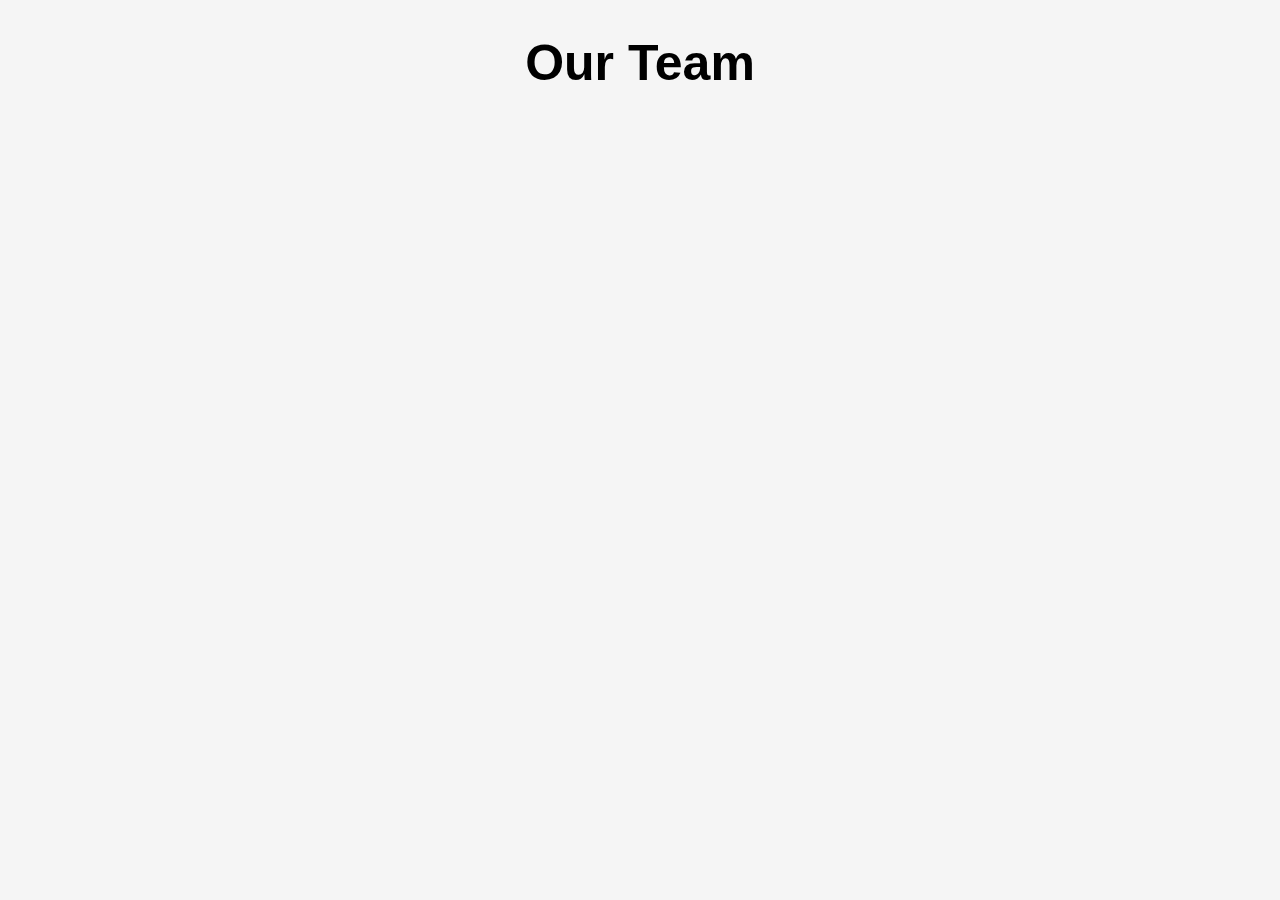
<file: index.html>
<!DOCTYPE html>
<html lang="en">
<head>
    <meta charset="UTF-8">
    <meta name="viewport" content="width=device-width, initial-scale=1.0">
    <meta http-equiv="X-UA-Compatible" content="ie=edge">
    <title>Fetch Example</title>
    <link rel="stylesheet" href="main.css">
    <script src="code.js" defer></script>
</head>
<body>
    <main>
        <h1>Our Team</h1>
        <div id="employees">
            <!-- Employee divs go here -->
        </div>
    </main>
</body>
</html>
</file>
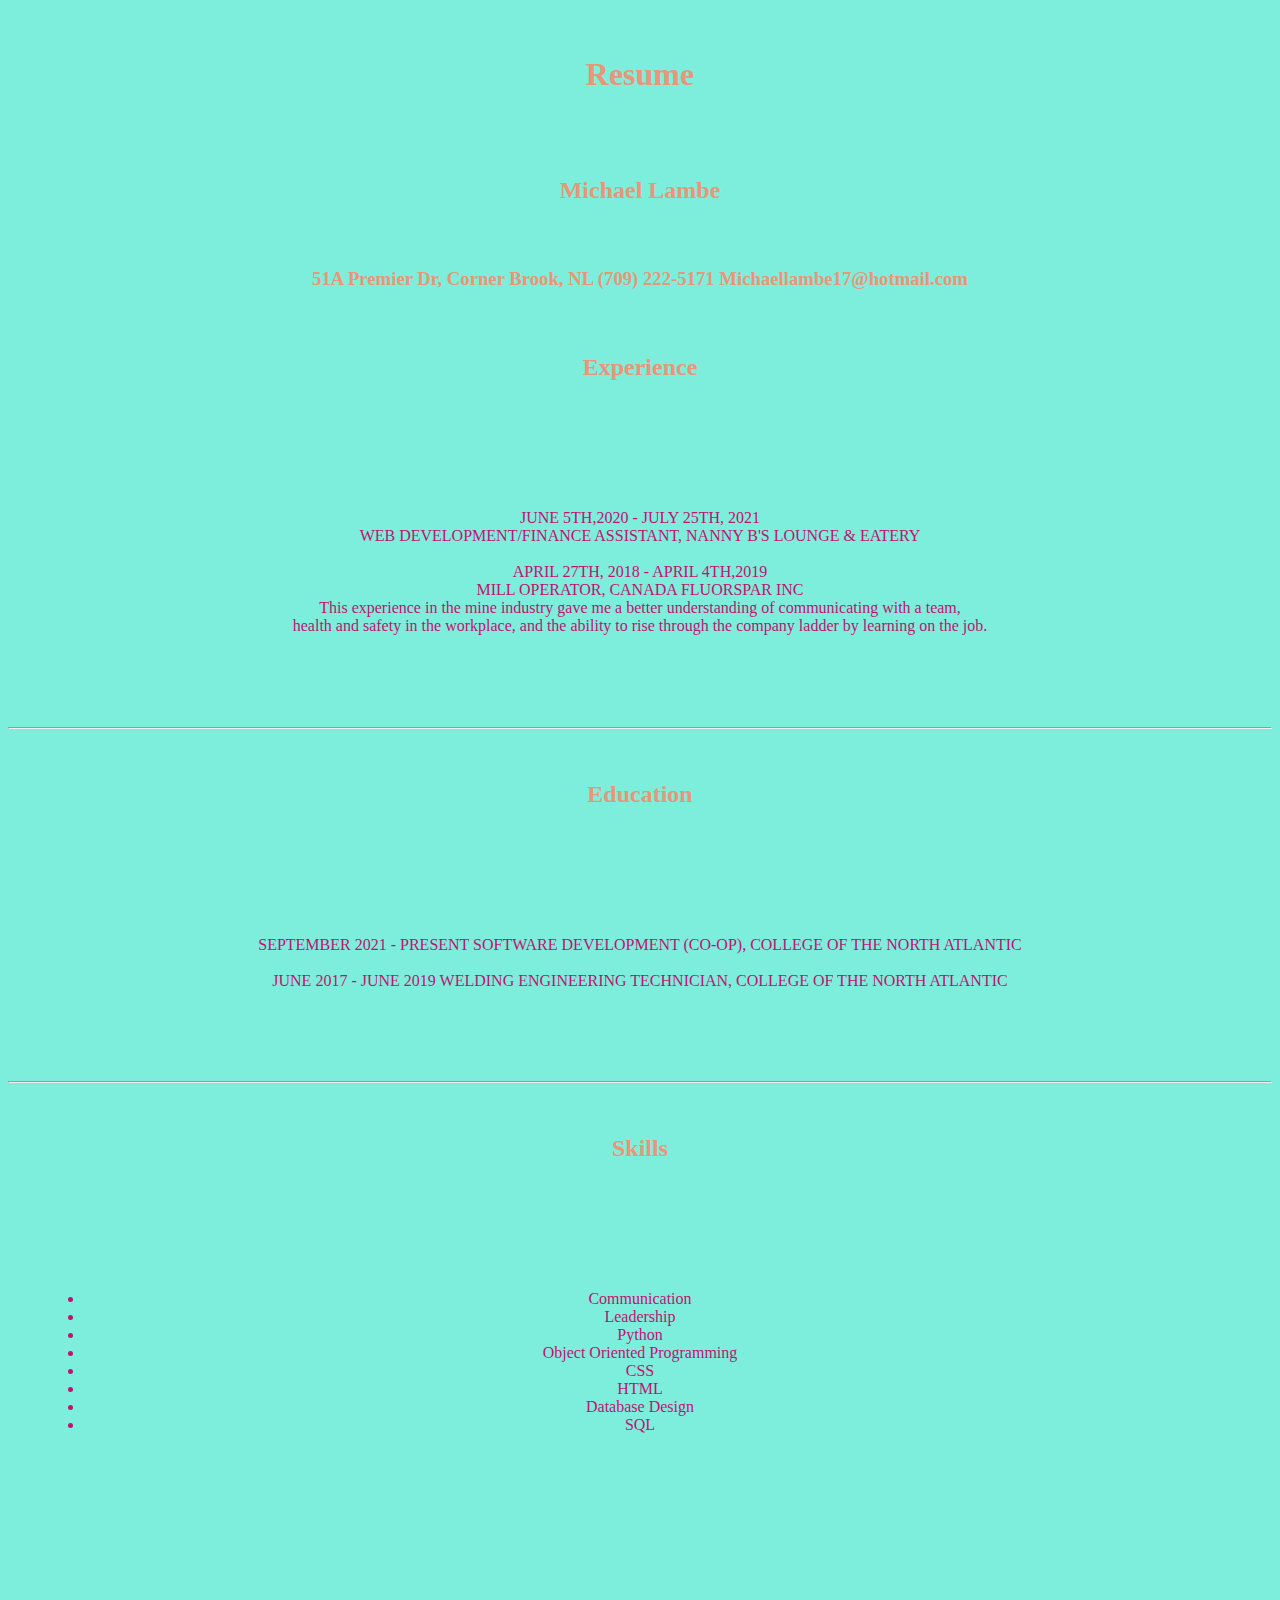
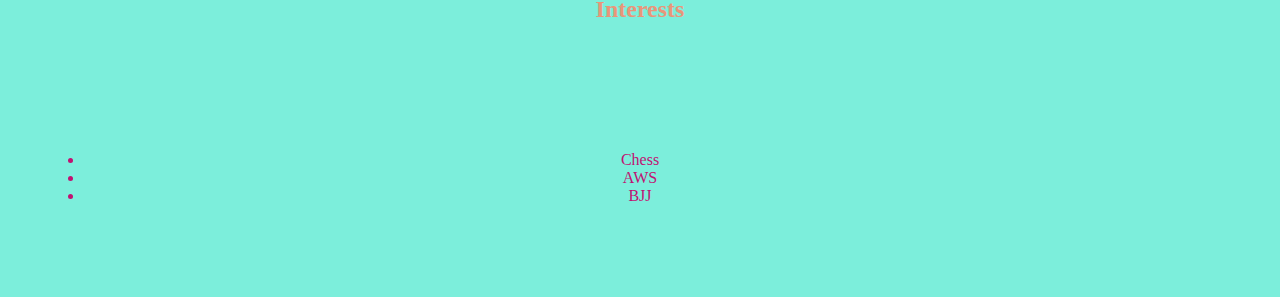
<file: Lab5E3.html>
<!DOCTYPE html>
<html lang="en">
<head>
    <meta charset="UTF-8">
    <meta http-equiv="X-UA-Compatible" content="IE=edge">
    <meta name="viewport" content="width=device-width, initial-scale=1.0">
    <link rel="stylesheet" href="Lab5E3.css">
    <title>Resume</title>
</head>
<body>
    <h1 class="pop">
        Resume
    </h1>
    <h2 class="pop">
        Michael Lambe
    </h2>
    <h3 class="pop">
        51A Premier Dr, Corner Brook, NL 
        (709) 222-5171
        Michaellambe17@hotmail.com
    </h3>
    <h2 class="pop">
        Experience
    </h2>
    <p class="text-pop">
        JUNE 5TH,2020 - JULY  25TH, 2021<br>
        WEB DEVELOPMENT/FINANCE ASSISTANT, NANNY B'S LOUNGE & EATERY<br>
        <br>

        APRIL 27TH, 2018 - APRIL 4TH,2019<br>
        MILL OPERATOR, CANADA FLUORSPAR INC<br>
        This experience in the mine industry gave me a better understanding of communicating with a team,<br>
        health and safety in the workplace, and the ability
         to rise through the company ladder by learning on the job.
        <hr>

    </p>
    <h2 class="pop">
        Education
    </h2>
    <p  class="text-pop">
        SEPTEMBER 2021 - PRESENT
        SOFTWARE DEVELOPMENT (CO-OP), COLLEGE OF THE NORTH ATLANTIC<br>
        <br>
        JUNE 2017 - JUNE 2019
        WELDING ENGINEERING TECHNICIAN, COLLEGE OF THE NORTH ATLANTIC<br>
        <hr>
    </p>
    <h2 class="pop">
        Skills
    </h2>
    <p>
        <ul class="text-pop">
            <li>Communication</li>
            <li>Leadership</li>
            <li>Python</li>
            <li>Object Oriented Programming</li>
            <li>CSS</li>
            <li>HTML</li>
            <li>Database Design</li>
            <li>SQL</li>
        </ul>
        <br>
    </p>
    <h2 class="pop">
        Interests
    </h2>
    <p>
        <ul class="text-pop">
            <li>Chess</li>
            <li>AWS</li>
            <li>BJJ</li>
        </ul>
    </p>
</body>
</html>
</file>
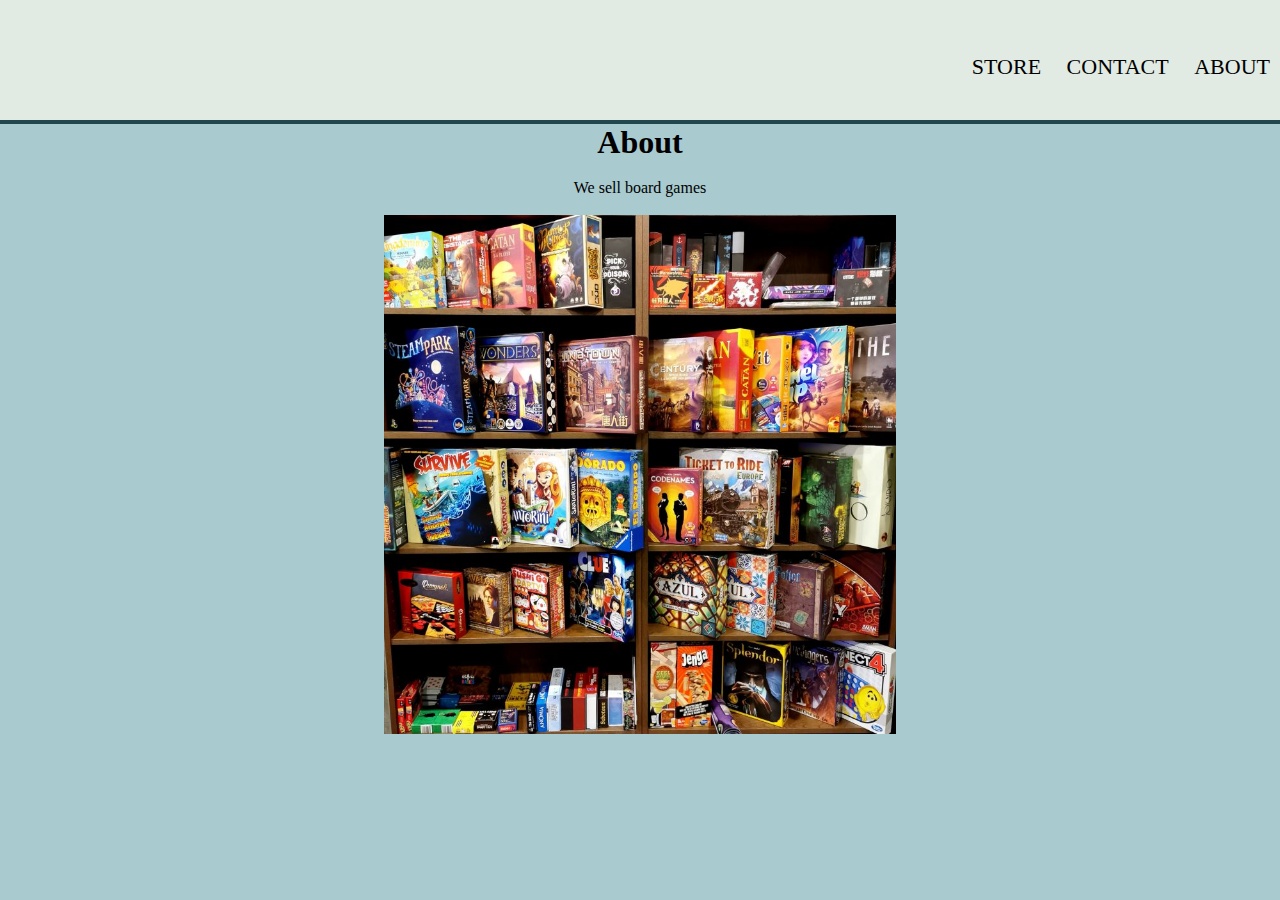
<file: Starting Files/about.html>
<!DOCTYPE html>
<html lang="en">
<head>
    <meta charset="UTF-8">
    <meta http-equiv="X-UA-Compatible" content="IE=edge">
    <meta name="viewport" content="width=device-width, initial-scale=1.0">
    <link rel="stylesheet" href="test2about.css">
    <title>Test 2 - Michael Lambe | About</title>
</head>
<header>
    <nav>
        <div class="navbar">
        <a class="store"  href="store.html">STORE</a>
        <a class="contact" href="contact.html">CONTACT</a>
        <a class="about" href="about.html">ABOUT </a>
    </div>
    </nav>
</header>
<body>
    <h1>About</h1> <br>
    <p>We sell board games</p> <br>
    <img src="imgs/games.jpg" alt="games"> <br>
    
</body>
</html>
</file>
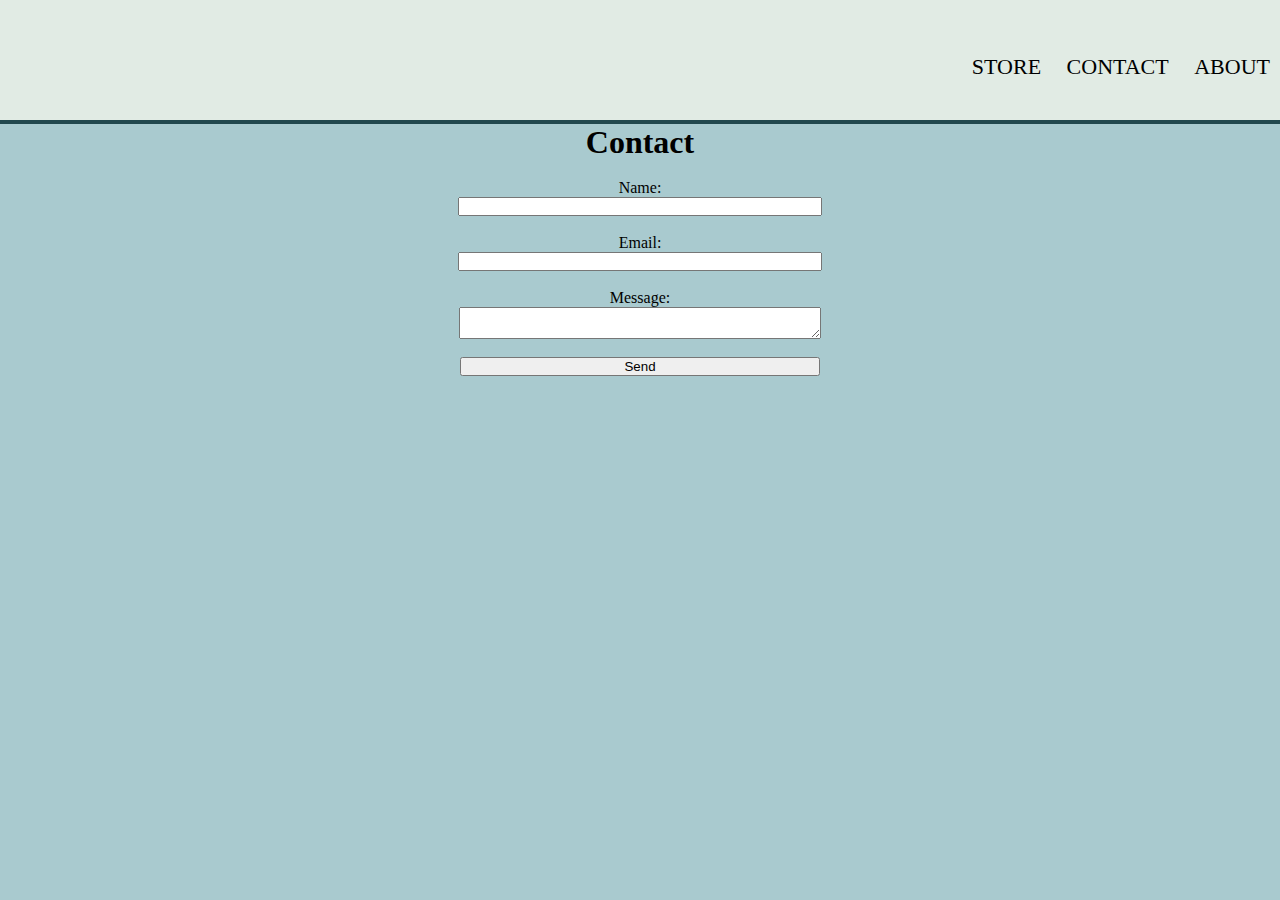
<file: Starting Files/contact.html>
<!DOCTYPE html>
<html lang="en">
<head>
    <meta charset="UTF-8">
    <meta http-equiv="X-UA-Compatible" content="IE=edge">
    <meta name="viewport" content="width=device-width, initial-scale=1.0">
    <title>Test 2 - Michael Lambe | Contact</title>
    <link rel="stylesheet" href="test2contact.css">
</head>
<header>
    <nav>
        <div class="navbar">
        <a class="store"  href="store.html">STORE</a>
        <a class="contact" href="contact.html">CONTACT</a>
        <a class="about" href="about.html">ABOUT </a>
    </div>
    </nav>
</header>
<body>
    <h1>Contact</h1> <br>

        <form action="action_page.php">
      
          <label for="name">Name:</label>
          <input type="text" id="name" name="email" style="width: 360px;" required> <br>
      
          <label for="email">Email:</label>
          <input type="text" id="email" name="email" style="width: 360px;" required> <br>
      
          
          <label for="subject">Message:</label>
          <textarea id="subject" name="subject" style="width:360px" required>  </textarea> <br>
      
          <input type="submit" value="Send" style="width: 360px;">
      
        </form>
     
</body>
</html>
</file>
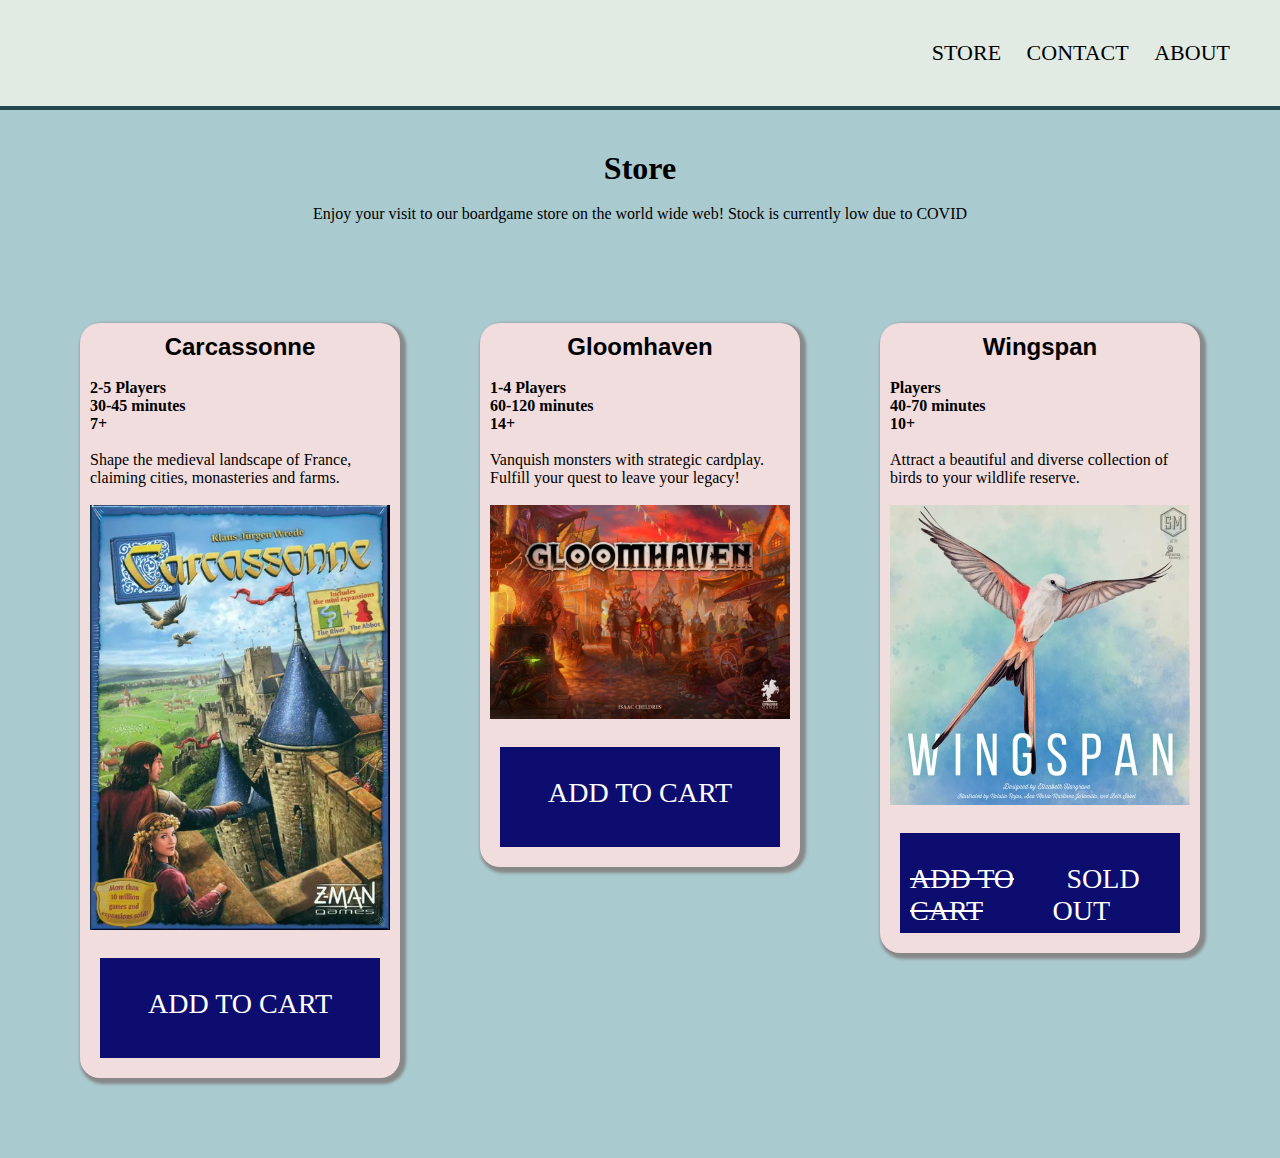
<file: Starting Files/store.html>
<!DOCTYPE html>
<html lang="en">
<head>
    <meta charset="UTF-8">
    <meta http-equiv="X-UA-Compatible" content="IE=edge">
    <meta name="viewport" content="width=device-width, initial-scale=1.0">
    <title>Test 2 - Michael Lambe | Store</title> 
    <link rel="stylesheet" href="test2store.css">
    <link rel="preconnect" href="https://fonts.googleapis.com">


</head>
<header>
    <nav>
        <div class="navbar">
        <a class="store"  href="store.html">STORE</a>
        <a class="contact" href="contact.html">CONTACT</a>
        <a class="about" href="about.html">ABOUT </a>
    </div>
    </nav>
</header>
<body>
    <div class="title">
    <h1>Store</h1> <br>
        <p>Enjoy your visit to our boardgame store on the world wide web!
             Stock is currently low due to COVID</p>
    </div>

    <main>
        
        <div class="products">
            <div class="product">
            <h2>Carcassonne</h2> <br>
            <p> <b>2-5 Players <br>
            30-45 minutes <br>
            7+</b></p> <br>
            <p>Shape the medieval landscape of France, claiming cities,
                monasteries and farms.
            </p> <br>
            <img src="imgs/carc.jpg" alt="Carcassonne"> <br>
            <p class="button">ADD TO CART</p>
            </div>
    
            <div class="product">
            <h2>Gloomhaven</h2> <br>
            <p><b>1-4 Players <br>
            60-120 minutes <br>
            14+</b></p> <br>
            <p>Vanquish monsters with strategic cardplay.
                 Fulfill your quest to leave your legacy!
            </p> <br>
            <img src="imgs/gloom.jpg" alt="Gloomhaven"> <br>
            <p class="button">ADD TO CART</p>
            </div>

            <div class="product">
            <h2>Wingspan</h2> <br>
            <p><b> Players <br>
            40-70 minutes <br>
            10+</b></p> <br>
            <p>Attract a beautiful and diverse 
                collection of birds to your wildlife reserve.
            </p> <br>
            <img src="imgs/wingspan.jpg" alt="Carcassonne"> <br>
            <p class="button"><s>ADD TO CART</s> &nbsp; SOLD OUT</p>
            </div>
        </div>
    </main>
   
</body>
</html>
</file>
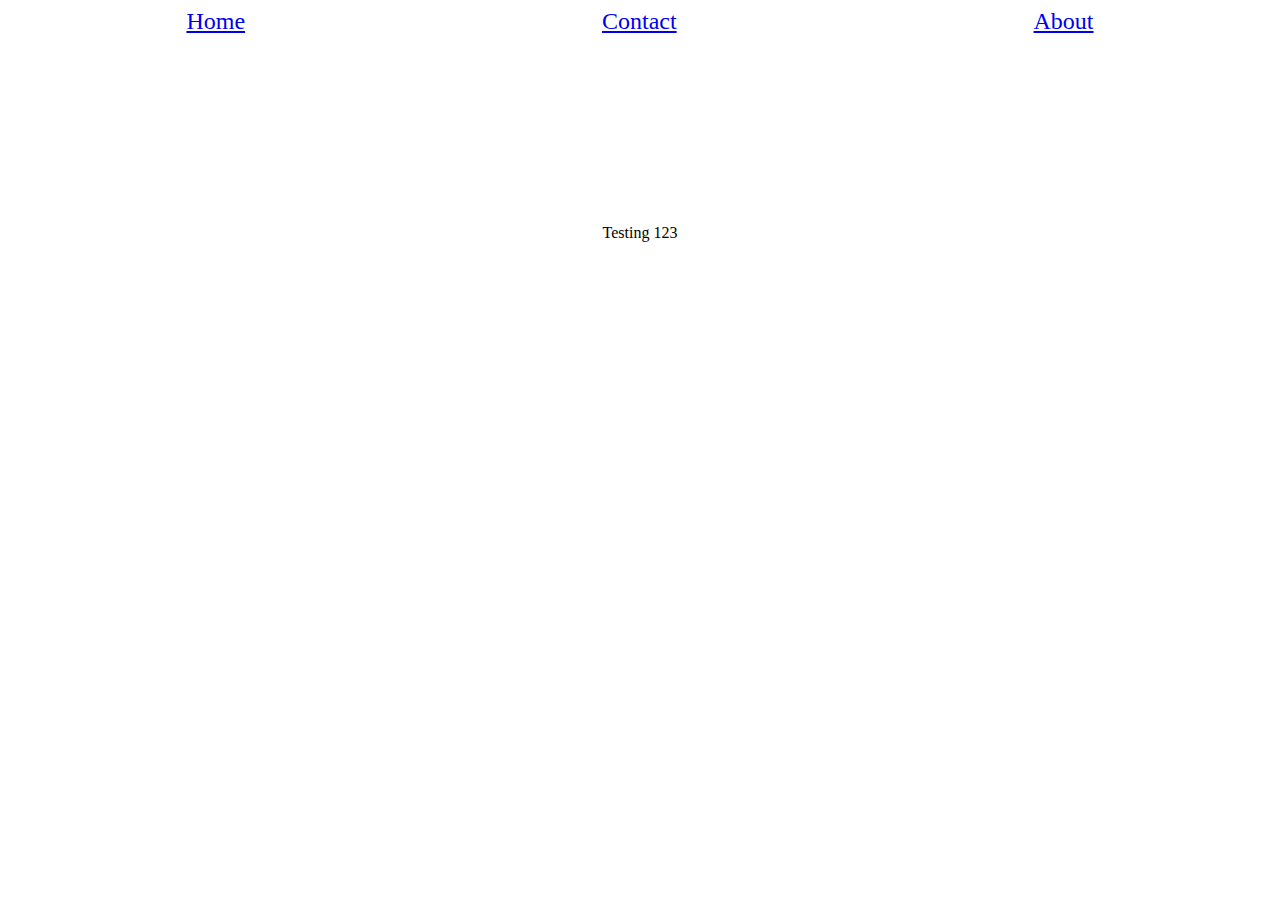
<file: Web Labs/WebLab7Portfolio.html>
<!DOCTYPE html>
<html lang="en">
<head>
    <meta charset="UTF-8">
    <meta http-equiv="X-UA-Compatible" content="IE=edge">
    <meta name="viewport" content="width=device-width, initial-scale=1.0">
    <link rel="stylesheet" type="text/css" href="WebLab7Portfolio.CSS" />
    <title>portfolio</title>
</head>
<header>
<div id="nav">
    <div><a class="home" href="WebLab7Portfolio.html">Home</a></div>
    <div><a class="contact" href="WebLab7Contact.html">Contact</a></div>
    <div><a class="about" href="WebLab7About.html">About</a></div>
</div>
    
</header>
<body>
    <p>Testing 123</p>


</body>
</html>
</file>
<file: main.css>
* {
    box-sizing: border-box;
}

html {
    background-color: whitesmoke;
}

h1 {
    font-size: 5em;
    text-align: center;
}

body {
    font-size: 10px;
    font-family: sans-serif;
    margin: 0 auto;
    width: 90%; 
}

#employees {
    align-items: center;
    display: flex;
    flex-direction: row;
    flex-wrap: wrap;
    justify-content: center;
}

.employee {
    background-color: rgb(250, 248, 247);
    border-radius: 4px;
    display: flex;
    align-items: center;
    flex-direction: column;
    padding: 2em;
    margin: 1em;
    min-width: 200px;
    box-shadow: rgba(100, 100, 111, 0.2) 0px 7px 29px 0px;
}

.employee-name {
    font-size: 1.3em;
    font-weight: bold;
}

.employee img {
    border-radius: 25%;
    filter: grayscale(100%);
    box-shadow: rgba(0, 0, 0, 0.02) 0px 1px 3px 0px, rgba(27, 31, 35, 0.15) 0px 0px 0px 1px;
    width: 70%;
}
</file>
<file: Lab5E3.css>
.pop {
    color: darksalmon;
    text-align: center;
    padding: 1.5em;
    margin: auto;
    
    

}
.text-pop {
    color: rgb(192, 18, 114);
    text-align: center;
    padding: 6%;
}
body {
    background-color: #7ceedb
}
</file>
<file: Starting Files/test2about.css>
* {
    padding: 0;
    margin: 0;
    

}

:root {
    --main--header: rgb(225, 235, 228);
    --main--background: rgb(169, 202, 207);
}

header {
    background-color: var(--main--header);
}

a {
    color: black;
    text-decoration: none;
    margin: 10px;
    
}
body {
    background-color: var(--main--background);
    text-align: center;
    

}

nav {
    display: flex;
    flex-direction: row;
    justify-content: end;
    align-items: flex-end;
    font-size: 22px;
    border-bottom: 4px solid rgb(34, 72, 78); 
    height: 80px;
    padding-bottom: 40px;
    

}

img {
    display: block;
    margin-left: auto;
    margin-right: auto;
    width: 40%;
    
}
</file>
<file: Starting Files/test2contact.css>
* {
    padding: 0;
    margin: 0;
    

}

:root {
    --main--header: rgb(225, 235, 228);
    --main--background: rgb(169, 202, 207);
}

header {
    background-color: var(--main--header);
}

a {
    color: black;
    text-decoration: none;
    margin: 10px;
    
}
body {
    background-color: var(--main--background);

}
h1 {
    text-align: center;
}
form {
    align-items: center;
    text-align: left;
    display: flex;
    justify-content: center;
    flex-direction: column;
    text-align: left;
    
}


nav {
    display: flex;
    flex-direction: row;
    justify-content: end;
    align-items: flex-end;
    font-size: 22px;
    border-bottom: 4px solid rgb(34, 72, 78); 
    height: 80px;
    padding-bottom: 40px;
    

}
</file>
<file: Starting Files/test2store.css>
* {
    padding: 0;
    margin: 0;

}

:root {
    --main--background: rgb(169, 202, 207);
    --object--background: rgb(241, 221, 221);
    --main--header: rgb(225, 235, 228);

}
a {
    color: black;
    text-decoration: none;
    margin: 10px;
}

img {
    height: 60%;
    width: 100%;
}

header {
    background-color: var(--main--header);
}

body {
    background-color: var(--main--background)

}
nav {
    display: flex;
    
    flex-direction: row;
    justify-content: end;
    align-items: flex-end;
    font-size: 22px;
    border-bottom: 4px solid rgb(34, 72, 78);
    
    

}

.product {
    display: flex;
    flex-direction: column;
    justify-content: center;
    background-color: var(--object--background);  
    padding: 10px;
    width: 90%;
    height: 90%;
    box-shadow: 3px 3px 3px 3px #888888; 
    
}

h2 {
    text-align: center;
    font-family: 'Open Sans', sans-serif;
}
.products {
    display: flex;
    flex-direction: row;
    margin: 20px;
    padding: 20px;
    justify-content: space-between;
    max-height: fit-content;
    
    

    
}
.button {
    display: flex;
    background-color: rgb(13, 13, 112);

    color: white;
    justify-content: center;
    font-size: 28px;
    height: 60px;
    padding: 10px;
    margin: 10px;
    padding-top: 30px;
    
    
}
div {
    margin: 40px;
    border-radius: 20px;
}

.title {
    text-align: center;
}

@media screen and (max-width: 600px) {
    .products {
        display: flex;
        flex-direction: column;
    }
    
  }
</file>
<file: Web Labs/WebLab7Portfolio.CSS>
#nav {
    display: flex;
    font-size: 24px;
    flex-direction: row;
    flex: 1 1 auto;
    justify-content: space-around;
    height: 200px;
    
    
}

p {
    text-align: center;
}
</file>
